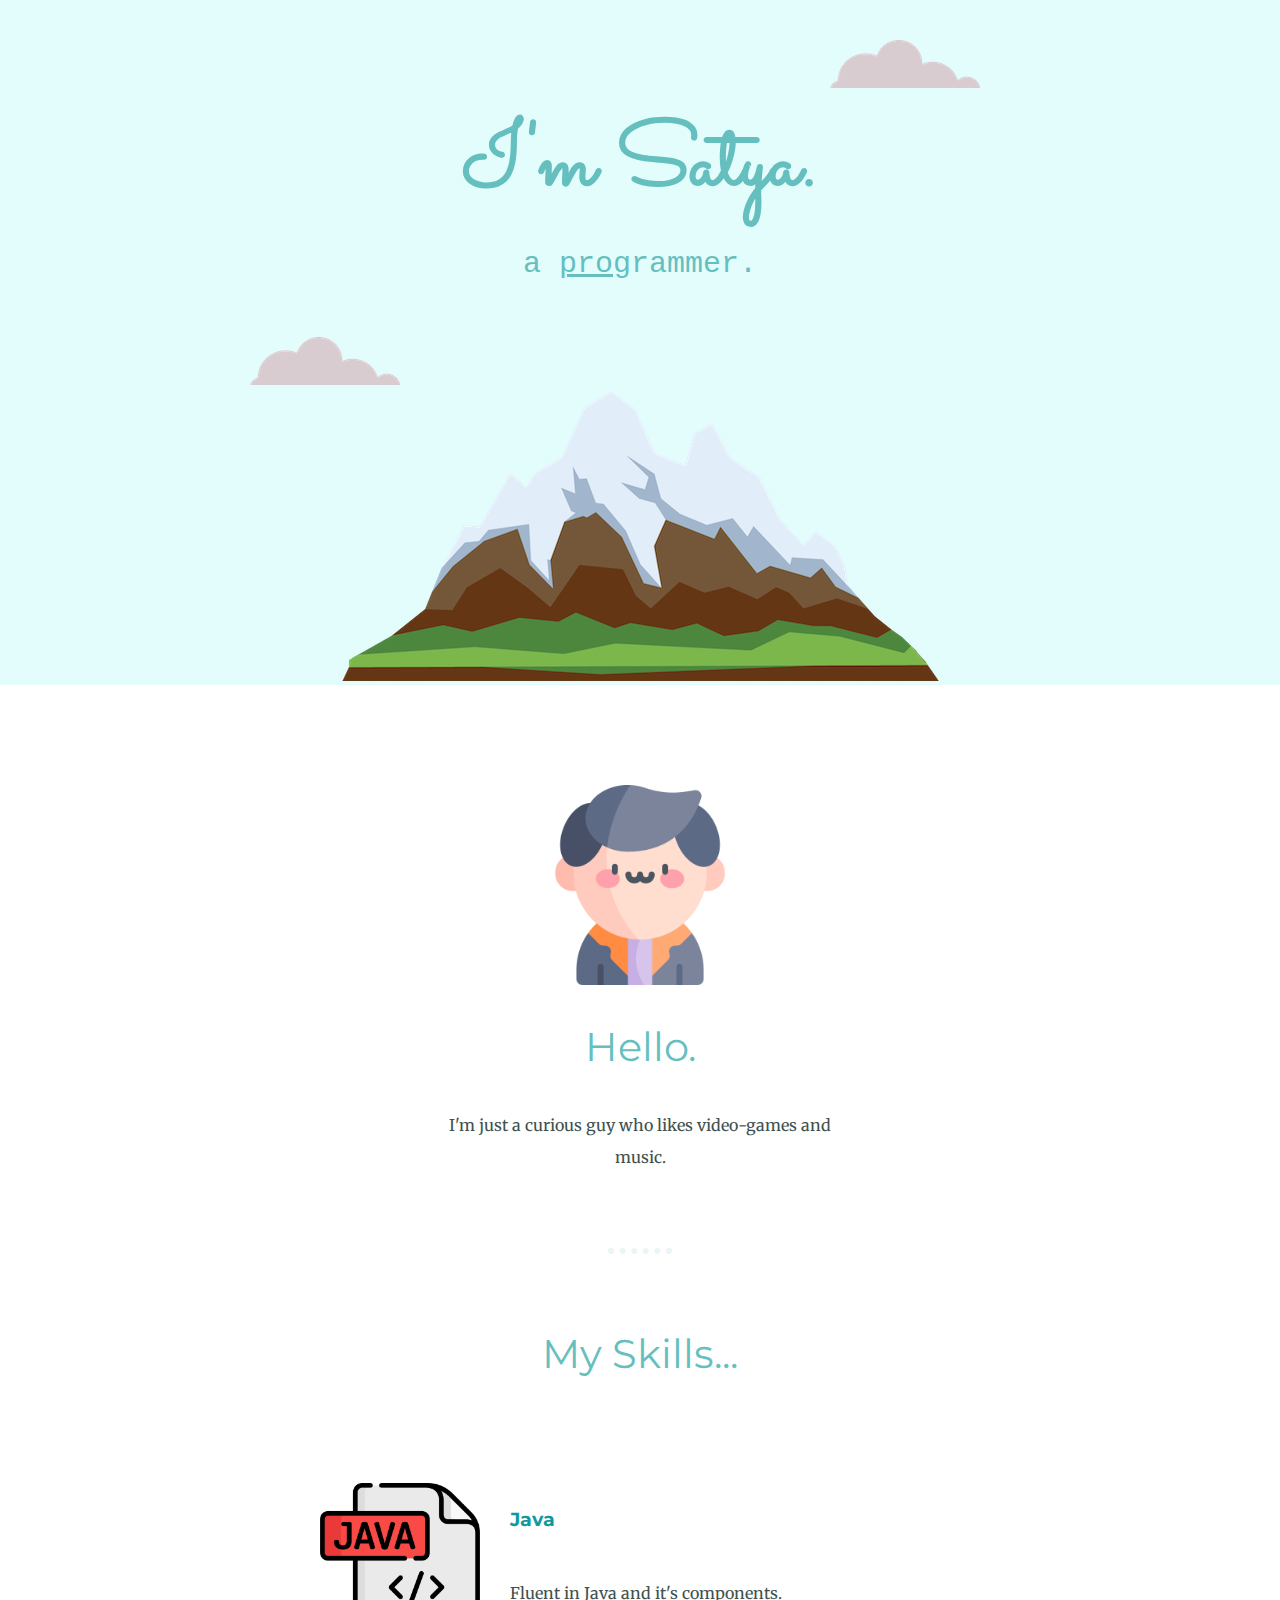
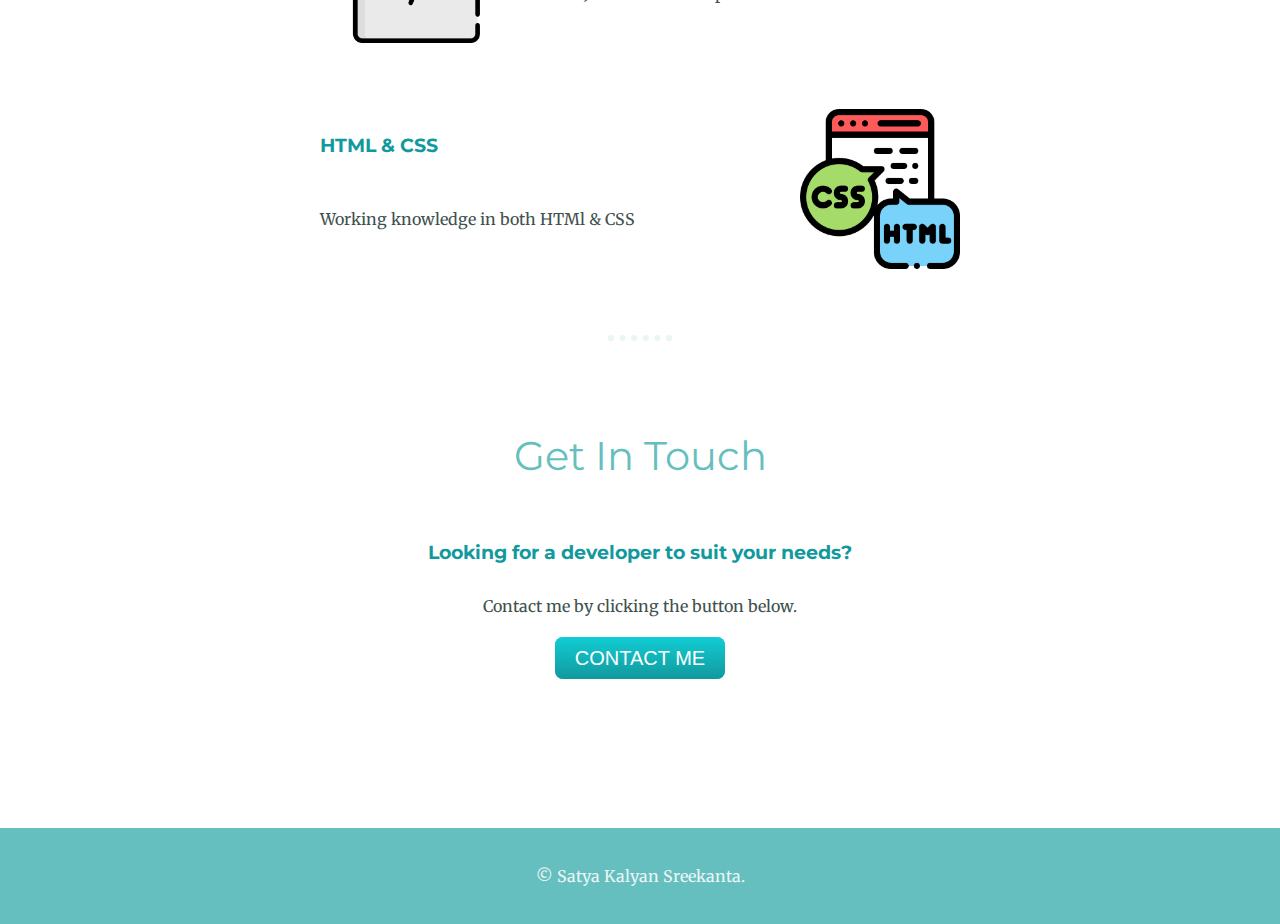
<file: index.html>
<!DOCTYPE html>
<html lang="en">
<head>
  <title>Kalyan Satya</title>
  <link rel="stylesheet" href="css/master.css">
  <link rel="icon" href="images/f.ico">
  <link rel="preconnect" href="https://fonts.googleapis.com">
  <link rel="preconnect" href="https://fonts.gstatic.com" crossorigin>
  <link href="https://fonts.googleapis.com/css2?family=Merriweather&family=Montserrat&family=Sacramento&display=swap" rel="stylesheet">
</head>
<body>


  <div class="top-container">
    <img class="c1" src="images/cloud.png" alt="cloud image">
    <h1>I'm Satya.</h1>
    <p class="programmer">a <span><u>pro</u></span>grammer.</p>
    <img class="c2" src="images/cloud.png" alt="cloud image">
    <img src="images/mountain.png" alt="mountain image">
  </div>


  <div class="middle-container">
    <div class="profile">
      <img class="student" src="images/student.png" alt="Satya" width="200px" height="200px">
      <h2>Hello.</h2>
      <p class="intro">I'm just a curious guy who likes video-games and music.</p>
    </div>
    <hr>
    <div class="skills">
      <h2>My Skills...</h2>
      <div class="skill-row">
        <img class="java-img" src="images/java.png" alt="Java-img">
        <h3>Java</h3>
        <p>Fluent in Java and it's components.</p>
      </div>
      <div class="skill-row">
        <img class="html-img" src="images/browser.png" alt="html&css-img">
        <h3>HTML & CSS</h3>
        <p>Working knowledge in both HTMl & CSS</p>
      </div>
    </div>
    <hr>
    <div class="contact-me">
      <h2>Get In Touch</h2>
      <h3>Looking for a developer to suit your needs?</h3>
      <p>Contact me by clicking the button below.</p>
      <a class="btn" href="mailto:kalyansatya02@yahoo.com">CONTACT ME</a>
    </div>
  </div>
  
  
  <div class="bottom-container">
    <!-- <a class="footer-link" href="https://www.linkedin.com/">LinkedIn</a>
    <a class="footer-link" href="https://twitter.com/">Twitter</a>
    <a class="footer-link" href="https://www.appbrewery.co/">Website</a> -->
    <p class="extro">© Satya Kalyan Sreekanta.</p>
  </div>


</body>
</html>
</file>
<file: css/master.css>
.top-container{
  background-color:#E3FDFD;
  text-align: center;
  position: relative;
  padding-top: 100px;
}
.middle-container{
  padding: 100px 0;
 
}
.bottom-container{
  margin-top: 50px;
  background-color: #66BFBF;
  color: #EAF6F6;
  padding: 16px 0 16px;
}
body{
  margin: 0;
  font-family: 'Merriweather', serif;
  text-align: center;
  color: #40514E;
}
h1{
  margin-top: 0;
  margin-bottom: 0;
  font-family: 'Sacramento', cursive;
  font-size: 5.62rem;
  color: #66BFBF;
}
h2{
  font-family: 'Montserrat', sans-serif;
  font-size: 2.5rem;
  color: #66BFBF;
  font-weight: normal;
  padding-bottom: 5px;
}
h3{
  font-family: 'Montserrat', sans-serif;
  color: #11999E;
}
.c1{
  position: absolute;
  right: 300px;
  top: 40px;
}
.c2{
  position: absolute;
  left: 250px;
  bottom: 300px;
}
.programmer{
  font-family: monospace;
  font-size: 1.875rem;
  color: #66BFBF;
  margin-top: 2px;
}
.skill-row{
  width: 50%;
  text-align: center;
  margin: 100px auto;
  text-align: left;
  line-height: 4;
}
.java-img{
  width: 25%;
  float: left;
  margin-right: 30px;
}
.html-img{
  width: 25%;
  float: right;
  margin-left: 30px;
}
.btn {
  background: #11cdd4;
  background-image: -webkit-linear-gradient(top, #11cdd4, #11999e);
  background-image: -moz-linear-gradient(top, #11cdd4, #11999e);
  background-image: -ms-linear-gradient(top, #11cdd4, #11999e);
  background-image: -o-linear-gradient(top, #11cdd4, #11999e);
  background-image: linear-gradient(to bottom, #11cdd4, #11999e);
  -webkit-border-radius: 8;
  -moz-border-radius: 8;
  border-radius: 8px;
  font-family: Arial;
  color: #ffffff;
  font-size: 20px;
  padding: 10px 20px 10px 20px;
  text-decoration: none;
}

.btn:hover {
  background: #30e3cb;
  background-image: -webkit-linear-gradient(top, #30e3cb, #2bc4ad);
  background-image: -moz-linear-gradient(top, #30e3cb, #2bc4ad);
  background-image: -ms-linear-gradient(top, #30e3cb, #2bc4ad);
  background-image: -o-linear-gradient(top, #30e3cb, #2bc4ad);
  background-image: linear-gradient(to bottom, #30e3cb, #2bc4ad);
  text-decoration: none;
}
hr{
  border: dotted #EAF6F6 6px;
  border-bottom: none;
  width: 4%;
  margin: 75px auto;
  
}
.contact-me{
  line-height: 2;
}
.intro{
  width: 30%;
  margin: auto;
}
p{
  line-height: 2;
}
</file>
